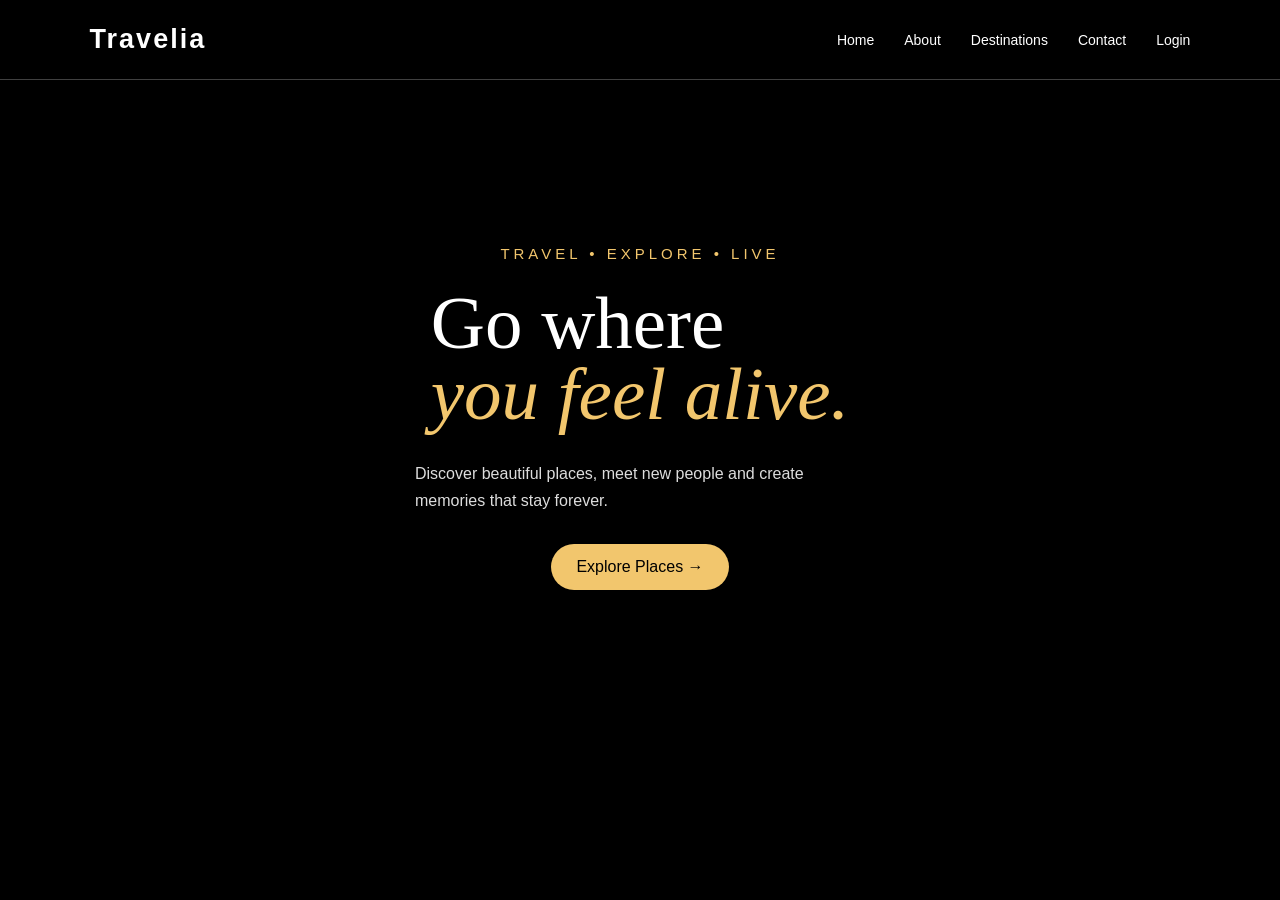
<file: task4/index.html>
<!DOCTYPE html>
<html lang="en">
<head>
    <meta charset="UTF-8">
    <meta name="viewport" content="width=device-width, initial-scale=1.0">
    <title>Travelia</title>
    <link rel="stylesheet" href="home.css">
</head>
<body>
    <header>

        <h2>Travelia</h2>
        <nav>
            <a href="index.html">Home</a>
            <a href="about.html">About</a>
            <a href="destinations.html">Destinations</a>
            <a href="contact.html">Contact</a>
            <a href="login.html">Login</a>
        </nav>

    </header>
        <main>
            <video src="video/homev.mp4" autoplay muted loop></video>

        <p class="top">TRAVEL • EXPLORE • LIVE</p>

        <h1>Go where<br><i>you feel alive.</i></h1>

        <p class="text">
            Discover beautiful places, meet new people
            and create memories that stay forever.
        </p>
        <a class="btn" href="destinations.html">
            Explore Places →
        </a>
    </main>
    


</body>
</html>
</file>
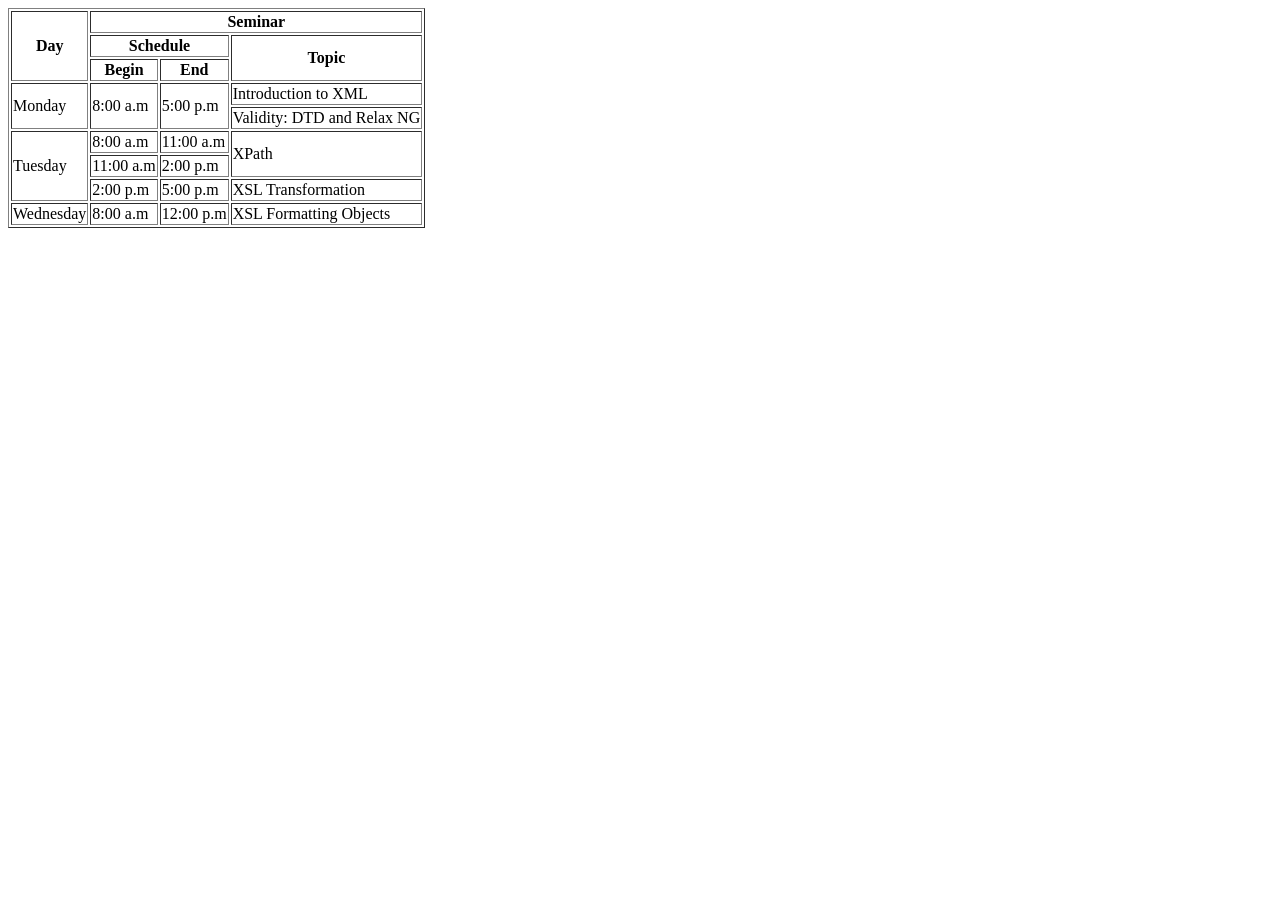
<file: task1/task1.html>
<html>
<head>
<meta charset="UTF-8">
<title>Table</title>
</head>
<body>
<table border="1">
    <tr>
        <th rowspan="3">Day</th>
        <th colspan="3">Seminar</th>
    </tr>
    <tr>
        <th colspan="2">Schedule</th>
        <th rowspan="2">Topic</th>
    </tr>
    <tr>
        <th>Begin</th>
        <th>End</th>
    </tr>
    <tr>
        <td rowspan="2">Monday</td>
        <td rowspan="2">8:00 a.m</td>
        <td rowspan="2">5:00 p.m</td>
        <td>Introduction to XML</td>
    </tr>
    <tr>
        <td>Validity: DTD and Relax NG</td>
    </tr>
    <tr>
        <td rowspan="3">Tuesday</td>
        <td>8:00 a.m</td>
        <td>11:00 a.m</td>
        <td rowspan="2">XPath</td>
    </tr>
    <tr>
        <td>11:00 a.m</td>
        <td>2:00 p.m</td>
    </tr>
    <tr>
        <td>2:00 p.m</td>
        <td>5:00 p.m</td>
        <td>XSL Transformation</td>
    </tr>
    <tr>
        <td>Wednesday</td>
        <td>8:00 a.m</td>
        <td>12:00 p.m</td>
        <td>XSL Formatting Objects</td>
    </tr>
</table>
</body>
</html>
</file>
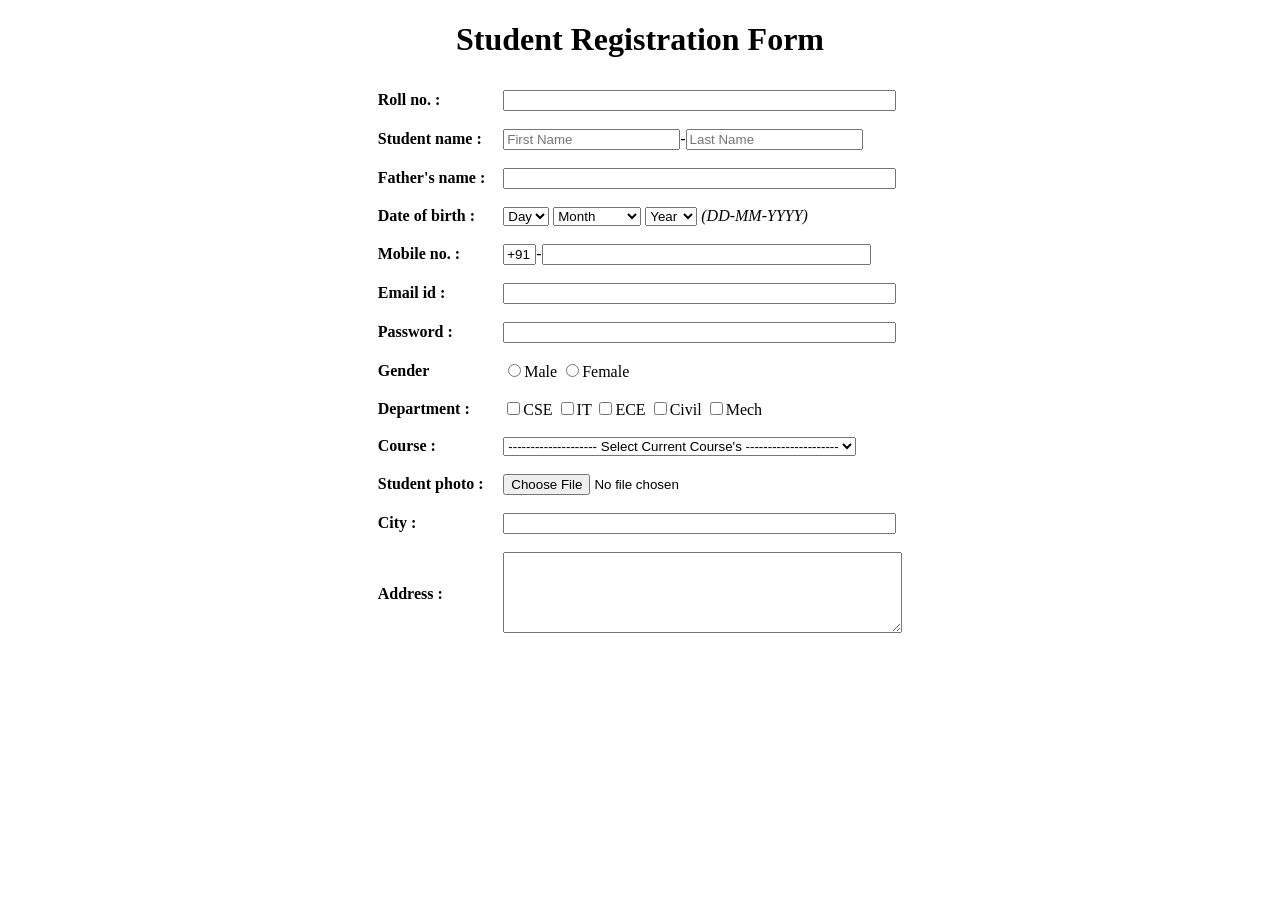
<file: task2/task2.html>
<!DOCTYPE html>
<html lang="en">
<head>
    <meta charset="UTF-8">
    <meta name="viewport" content="width=device-width, initial-scale=1.0">
    <title>Studentform</title>
</head>
<body>
    <h1 align="center">Student Registration Form</h1>
    <form>
        <table align="center" cellpadding="8">
            <tr>
                <td><b>Roll no. :</b></td>
                <td><input type="text" size="47"></td>
            </tr>
            <tr>
                <td><b>Student name :</b></td>
                <td><input type="text" placeholder="First Name">-<input type="text" placeholder="Last Name"></td>
            </tr>
            <tr>
                <td><b>Father's name :</b></td>
                <td><input type="text" size="47"></td>
            </tr>
            <tr>
                <td><b>Date of birth :</b></td>
                <td>
                    <select>
                        <option><b>Day</b></option>
                        <option>1</option>
                        <option>2</option>
                        <option>3</option>
                        <option>4</option>
                        <option>5</option>
                        <option>6</option>
                        <option>7</option>
                        <option>8</option>
                        <option>9</option>
                        <option>10</option>
                        <option>11</option>
                        <option>12</option>
                        <option>13</option>
                        <option>14</option>
                        <option>15</option>
                        <option>16</option>
                        <option>17</option>
                        <option>18</option>
                        <option>19</option>
                        <option>20</option>
                        <option>21</option>
                        <option>22</option>
                        <option>23</option>
                        <option>24</option>
                        <option>25</option>
                        <option>26</option>
                        <option>27</option>
                        <option>28</option>
                        <option>29</option>
                        <option>30</option>
                        <option>31</option>
                    </select>
                    <select>
                        <option><b>Month</b></option>
                        <option>January</option>
                        <option>Febraury</option>
                        <option>March</option>
                        <option>April</option>
                        <option>May</option>
                        <option>June</option>
                        <option>July</option>
                        <option>August</option>
                        <option>September</option>
                        <option>October</option>
                        <option>November</option>
                        <opption>December</opption>
                    </select>
                    <select>
                        <option><b>Year</b></option>
                        <option>2009</option>
                        <option>2010</option>
                    </select>
                    <i>(DD-MM-YYYY)</i>
                </td>
            </tr>
            <tr>
                <td><b>Mobile no. :</b></td>
                <td>
                    <input type="text" value="+91" size="2">-<input type="tel" size="39">
                </td>
            </tr>
            <tr>
                <td><b>Email id :</b></td>
                <td><input type="email" size="47"></td>
            </tr>
            <tr>
                <td><b>Password :</b></td>
                <td><input type="password" size="47"></td>
            </tr>
            <tr>
                <td><b>Gender</b></td>
                <td>
                    <input type="radio" name="gender">Male
                    <input type="radio" name="gender">Female
                </td>
            </tr>
            <tr>
                <td><b>Department :</b></td>
                <td>
                    <input type="checkbox">CSE 
                    <input type="checkbox">IT 
                    <input type="checkbox">ECE 
                    <input type="checkbox">Civil 
                    <input type="checkbox">Mech 
                </td>
            </tr>
            <tr>
                <td><b>Course :</b></td>
                <td>
                    <select>
                        <option>-------------------- Select Current Course's ---------------------</option>
                        <option>B.E </option>
                        <option>B. Tech</option>
                    </select>
                </td>
            </tr>
            <tr>
                <td><b>Student photo :</b></td>
                <td><input type="file"></td>
            </tr>
            <tr>
                <td><b>City :</b></td>
                <td><input type="text" size="47"></td>
            </tr>
            <tr>
                <td><b>Address :</b></td>
                <td><textarea rows="5" cols="47"></textarea></td>
            </tr>            
        </table>
    </form>
</body>
</html>
</file>
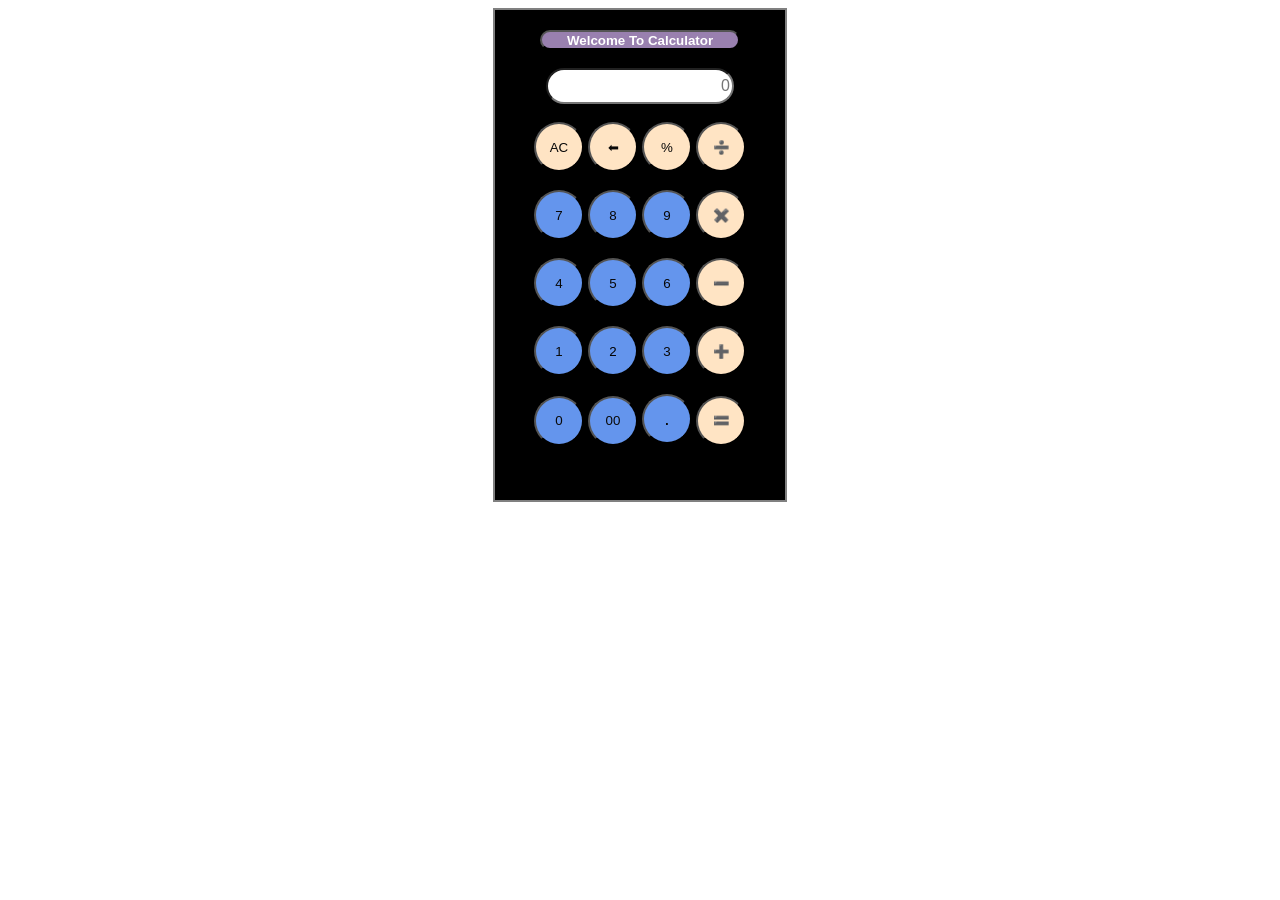
<file: task3/task3.html>
<!DOCTYPE html>
<html lang="en">
<head>
    <meta charset="UTF-8">
    <meta name="viewport" content="width=device-width, initial-scale=1.0">
    <title>calculator</title>
</head>
<body>
    <center>
    <div style=" height : 450px; width: 250px; background-color: black; padding: 20px; border-radius: 0px; border: 2px solid grey;">
        <b>
        <button style=" height : 20px ; width : 200px; background-color: rgb(153, 128, 175); border-radius: 25px ; color : white ;text-align: center;font-weight: bolder;">Welcome To Calculator</button><br><br>
        <input style="height : 30px ; width: 180px; background-color: white ; border-radius: 25px ; color:cornflowerblue; text-align-last: right; font-size: medium;" type= "tel" placeholder="0"><br></br>
        <button style="height: 50px; width: 50px; background-color: bisque; color: rgb(8, 8, 8); border-radius: 50px;" >AC</button>
        <button style="height: 50px; width: 50px; background-color: bisque; color: rgb(8, 8, 8); border-radius: 50px;" >⬅</button>
        <button style="height: 50px; width: 50px; background-color: bisque; color: rgb(8, 8, 8); border-radius: 50px;" >%</button>
        <button style="height: 50px; width: 50px; background-color: bisque; color: rgb(8, 8, 8); border-radius: 50px;" >➗</button><br><br>
        <button style="height: 50px; width: 50px; background-color: cornflowerblue; color: rgb(8, 8, 8); border-radius: 50px;" >7</button>
        <button style="height: 50px; width: 50px; background-color: cornflowerblue; color: rgb(8, 8, 8); border-radius: 50px;" >8</button>
        <button style="height: 50px; width: 50px; background-color: cornflowerblue; color: rgb(8, 8, 8); border-radius: 50px;" >9</button>
        <button style="height: 50px; width: 50px; background-color: bisque; color: rgb(8, 8, 8); border-radius: 50px;" >✖️</button><br><br>
        <button style="height: 50px; width: 50px; background-color: cornflowerblue; color: rgb(8, 8, 8); border-radius: 50px;" >4</button>
        <button style="height: 50px; width: 50px; background-color: cornflowerblue; color: rgb(8, 8, 8); border-radius: 50px;" >5</button>
        <button style="height: 50px; width: 50px; background-color: cornflowerblue; color: rgb(8, 8, 8); border-radius: 50px;" >6</button>
        <button style="height: 50px; width: 50px; background-color: bisque; color: rgb(8, 8, 8); border-radius: 50px;" >➖</button><br><br>
        <button style="height: 50px; width: 50px; background-color: cornflowerblue; color: rgb(10, 10, 10); border-radius: 50px;">1</button>
        <button style="height: 50px; width: 50px; background-color: cornflowerblue; color: black; border-radius: 50px;">2</button>
        <button style="height: 50px; width: 50px; background-color: cornflowerblue; color: rgb(10, 10, 10); border-radius: 50px;">3</button>
        <button style="height: 50px; width: 50px; background-color: bisque; color: rgb(8, 8, 8); border-radius: 50px;" >➕</button><br><br>
        <button style="height: 50px; width: 50px; background-color: cornflowerblue; color: rgb(10, 10, 10); border-radius: 50px;">0</button>
        <button style="height: 50px; width: 50px; background-color: cornflowerblue; color: rgb(10, 10, 10); border-radius: 50px;">00</button>
        <button style="height: 50px; width: 50px; background-color: cornflowerblue; color: rgb(10, 10, 10); border-radius: 50px; font-size: larger;">.</button>
        <button style="height: 50px; width: 50px; background-color: bisque; color: rgb(8, 8, 8); border-radius: 50px;" >🟰</button><br><br>
    </b>
    </div>
    </center>
</body>
</html>
</file>
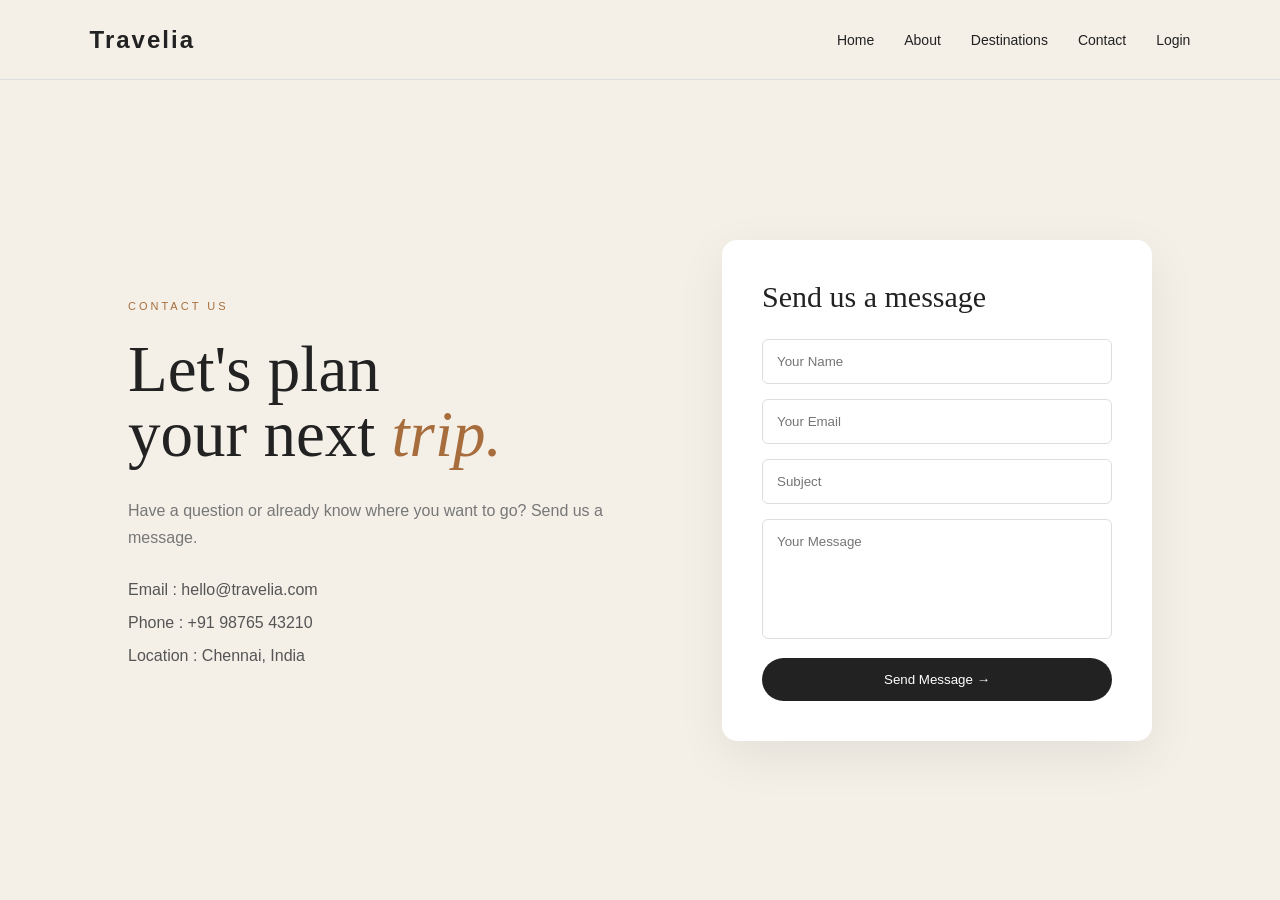
<file: task4/contact.html>
<!DOCTYPE html>
<html>
<head>
    <title>Travelia - Contact</title>
    <link rel="stylesheet" href="contact.css">
</head>
<body>
    <header>
        <h2>Travelia</h2>
        <nav>
            <a href="index.html">Home</a>
            <a href="about.html">About</a>
            <a href="destinations.html">Destinations</a>
            <a href="contact.html">Contact</a>
            <a href="login.html">Login</a>
        </nav>
    </header>
    <main>
        <section>
            <p>CONTACT US</p>
            <h1>Let's plan<br>your next <i>trip.</i></h1>
            <p class="text"> Have a question or already know where you want to go? Send us a message.</p>
            <p>Email : hello@travelia.com</p>
            <p>Phone : +91 98765 43210</p>
            <p>Location : Chennai, India</p>
        </section>
        <form>
            <h2>Send us a message</h2>
            <input type="text" placeholder="Your Name">
            <input type="email" placeholder="Your Email">
            <input type="text" placeholder="Subject">
            <textarea placeholder="Your Message"></textarea>
            <button>Send Message →</button>
        </form>
    </main>
</body>
</html>
</file>
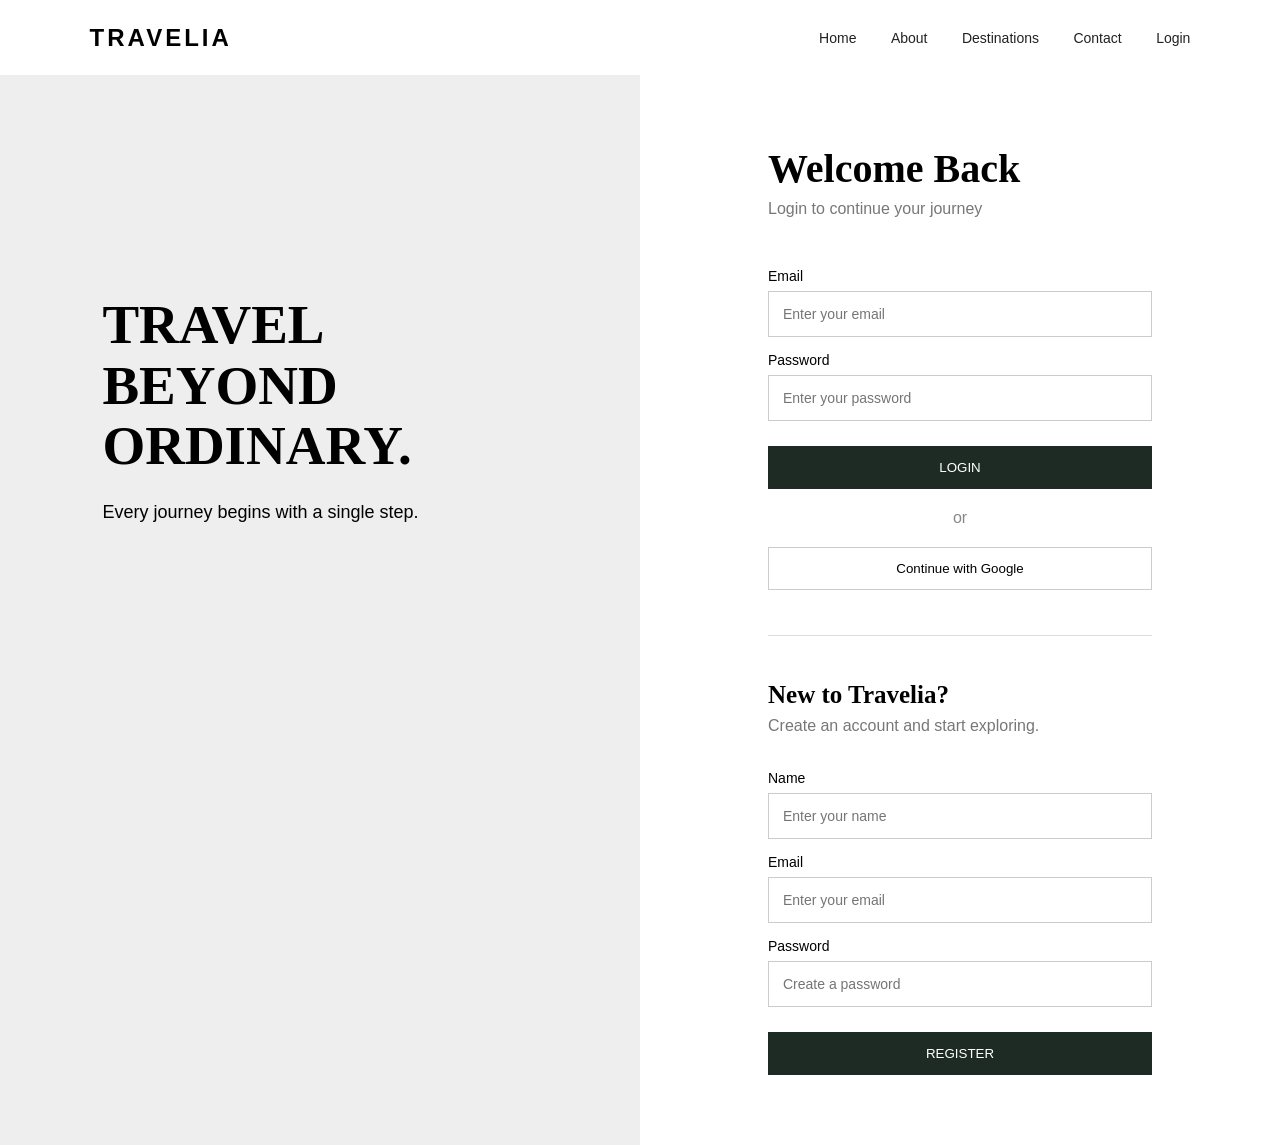
<file: task4/login.html>
<!DOCTYPE html>
<html>
<head>
    <title>Login - Travelia</title>
    <link rel="stylesheet" href="login.css">
</head>
<body>

    <header>
        <h2>TRAVELIA</h2>

        <nav>
            <a href="index.html">Home</a>
            <a href="about.html">About</a>
            <a href="destinations.html">Destinations</a>
            <a href="contact.html">Contact</a>
            <a href="login.html">Login</a>
        </nav>
    </header>
    <main>
        <section class="left">
            <h1>TRAVEL<br>BEYOND<br>ORDINARY.</h1>
            <p>Every journey begins with a single step.</p>
        </section>
        <section class="right">
            <h2>Welcome Back</h2>
            <p class="sub">Login to continue your journey</p>
            <form>
                <label>Email</label>
                <input type="email" placeholder="Enter your email">

                <label>Password</label>
                <input type="password" placeholder="Enter your password">

                <button>LOGIN</button>
            </form>
            <p class="or">or</p>
            <button class="google">Continue with Google</button>
            <hr>
            <h3>New to Travelia?</h3>
            <p>Create an account and start exploring.</p>
            <form>
                <label>Name</label>
                <input type="text" placeholder="Enter your name">

                <label>Email</label>
                <input type="email" placeholder="Enter your email">

                <label>Password</label>
                <input type="password" placeholder="Create a password">

                <button>REGISTER</button>
            </form>
        </section>
    </main>
</body>
</html>
</file>
<file: task4/home.css>
* {
    margin: 0;
    padding: 0;
    box-sizing: border-box;
}

body {
    color:white;
    font-family: Arial, sans-serif;
    background: black;
}

video {
    position: fixed;
    width: 100%;
    height: 100%;
    object-fit: cover;
    z-index: -1;

}
header {
    height: 80px;
    display: flex;
    align-items: center;
    justify-content: space-between;
    padding: 0 7%;
    border-bottom: 1px solid #ffffff40;
}

header h2 {
    font-size: 27px;
    letter-spacing: 2px;
}

nav {
    display: flex;
    gap: 30px;
}

nav a {
    color: white;
    text-decoration: none;
    font-size: 14px;
}

nav a:hover {
    color: #f2c66d;
}

main {
    height: 75vh;
    display: flex;
    flex-direction: column;
    justify-content: center;
    align-items: center;

}

.top {
    color: #f2c66d;
    letter-spacing: 4px;
    font-size: 15px;
    margin-bottom: 25px;
}

h1 {
    font-family: Georgia, serif;
    font-size: 75px;
    font-weight: normal;
    line-height: 0.95;
}

h1 i {
    color: #f2c66d;
}

.text {
    width: 450px;
    line-height: 1.7;
    margin: 30px 0;
    color: #ddd;
}

.btn {
    display: inline-block;
    padding: 14px 25px;
    background: #f2c66d;
    color: black;
    text-decoration: none;
    border-radius: 25px;
}
.btn:hover {
    background: white;
}

@media(max-width: 700px) {
    nav {
        display: none;
    }
    main {
        padding: 100px 30px;
    }
    h1 {
        font-size: 55px;
    }
    .text {
        width: auto;
    }
}
</file>
<file: task4/contact.css>
* {
    margin: 0;
    padding: 0;
    box-sizing: border-box;
}
body {
    background: #f4f0e8;
    color: #222;
    font-family: Arial, sans-serif;
}

header {
    height: 80px;
    padding: 0 7%;
    display: flex;
    justify-content: space-between;
    align-items: center;
    border-bottom: 1px solid #ddd;
}

header h2 {
    letter-spacing: 2px;
}

nav {
    display: flex;
    gap: 30px;
}

nav a {
    color: #222;
    text-decoration: none;
    font-size: 14px;
}

nav a:hover {
    color: #a76d3d;
}

main {
    min-height: calc(100vh - 80px);

    display: flex;
    align-items: center;
    gap: 100px;

    padding: 70px 10%;
}

section {
    flex: 1;
}

section > p:first-child {
    color: #a76d3d;
    letter-spacing: 3px;
    font-size: 11px;
    margin-bottom: 25px;
}

h1 {
    font-family: Georgia, serif;
    font-size: 65px;
    font-weight: normal;
    line-height: 1;
}

h1 i {
    color: #a76d3d;
}

.text {
    color: #777;
    line-height: 1.7;
    margin: 30px 0;
}
section > p:not(.text):not(:first-child) {
    margin: 15px 0;
    color: #555;
}
form {
    width: 430px;
    background: white;
    padding: 40px;
    border-radius: 15px;
    box-shadow: 0 15px 50px #00000012;
}
form h2 {
    font-family: Georgia, serif;
    font-weight: normal;
    font-size: 30px;
    margin-bottom: 25px;
}
input,textarea {
    width: 100%;
    padding: 14px;
    margin-bottom: 15px;
    border: 1px solid #ddd;
    border-radius: 6px;
    outline: none;
    font-family: Arial;
}
input:focus,textarea:focus {
    border-color: #a76d3d;
}

textarea {
    height: 120px;
    resize: none;
}

button {
    width: 100%;
    padding: 14px;
    border: none;
    border-radius: 25px;
    background: #222;
    color: white;
    cursor: pointer;
}

button:hover {
    background: #a76d3d;
}

@media(max-width: 800px) {

    nav {
        display: none;
    }

    main {
        flex-direction: column;
        gap: 50px;
        padding: 60px 30px;
    }

    form {
        width: 100%;
    }

    h1 {
        font-size: 50px;
    }
}
</file>
<file: task4/login.css>
* {
    margin: 0;
    padding: 0;
    box-sizing: border-box;
}

body {
    font-family: Arial, sans-serif;
    background: #eee;
}

header {
    height: 75px;
    display: flex;
    align-items: center;
    justify-content: space-between;
    padding: 0 7%;
    background: white;
}

header h2 {
    font-size: 24px;
    letter-spacing: 3px;
}

nav a {
    text-decoration: none;
    color: #222;
    margin-left: 30px;
    font-size: 14px;
}

nav a:hover {
    color: #c47b35;
}

main {
    display: flex;
    min-height: calc(100vh - 75px);
}

.left {
    width: 50%;
    background-image: url("https://png.pngtree.com/thumb_back/fh260/background/20240610/pngtree-concept-of-summer-travel-vacations-image_15746541.jpg");
    background-size: cover;
    background-position: center;
    color: black;
    padding: 100px 8%;
    position: sticky;
    top: 0;
    height: 109vh;
}

.left h1 {
    font-family: Georgia, serif;
    font-size: 55px;
    line-height: 1.1;
    margin-top: 120px;
}

.left p {
    margin-top: 25px;
    font-size: 18px;
}

.right {
    width: 50%;
    background: white;
    padding: 70px 10%;
}

.right h2 {
    font-family: Georgia, serif;
    font-size: 40px;
}

.sub {
    color: #777;
    margin-top: 8px;
    margin-bottom: 35px;
}

form {
    display: flex;
    flex-direction: column;
}

label {
    margin-top: 15px;
    margin-bottom: 7px;
    font-size: 14px;
}

input {
    padding: 14px;
    border: 1px solid #ccc;
    outline: none;
    font-size: 14px;
}

input:focus {
    border-color: #c47b35;
}

form button {
    margin-top: 25px;
    padding: 14px;
    border: none;
    background: #1e2b25;
    color: white;
    cursor: pointer;
}

form button:hover {
    background: #c47b35;
}

.or {
    text-align: center;
    margin: 20px 0;
    color: #888;
}

.google {
    width: 100%;
    padding: 13px;
    background: white;
    border: 1px solid #ccc;
    cursor: pointer;
}

.google:hover {
    background: #eee;
}

hr {
    margin: 45px 0;
    border: none;
    border-top: 1px solid #ddd;
}

.right h3 {
    font-family: Georgia, serif;
    font-size: 25px;
}

.right h3 + p {
    color: #777;
    margin: 8px 0 20px;
}

@media (max-width: 800px) {

    main {
        display: block;
    }

    .left {
        width: 100%;
        height: 350px;
        position: static;
        padding: 50px;
    }

    .left h1 {
        margin-top: 40px;
        font-size: 40px;
    }

    .right {
        width: 100%;
        padding: 50px;
    }
}
</file>
